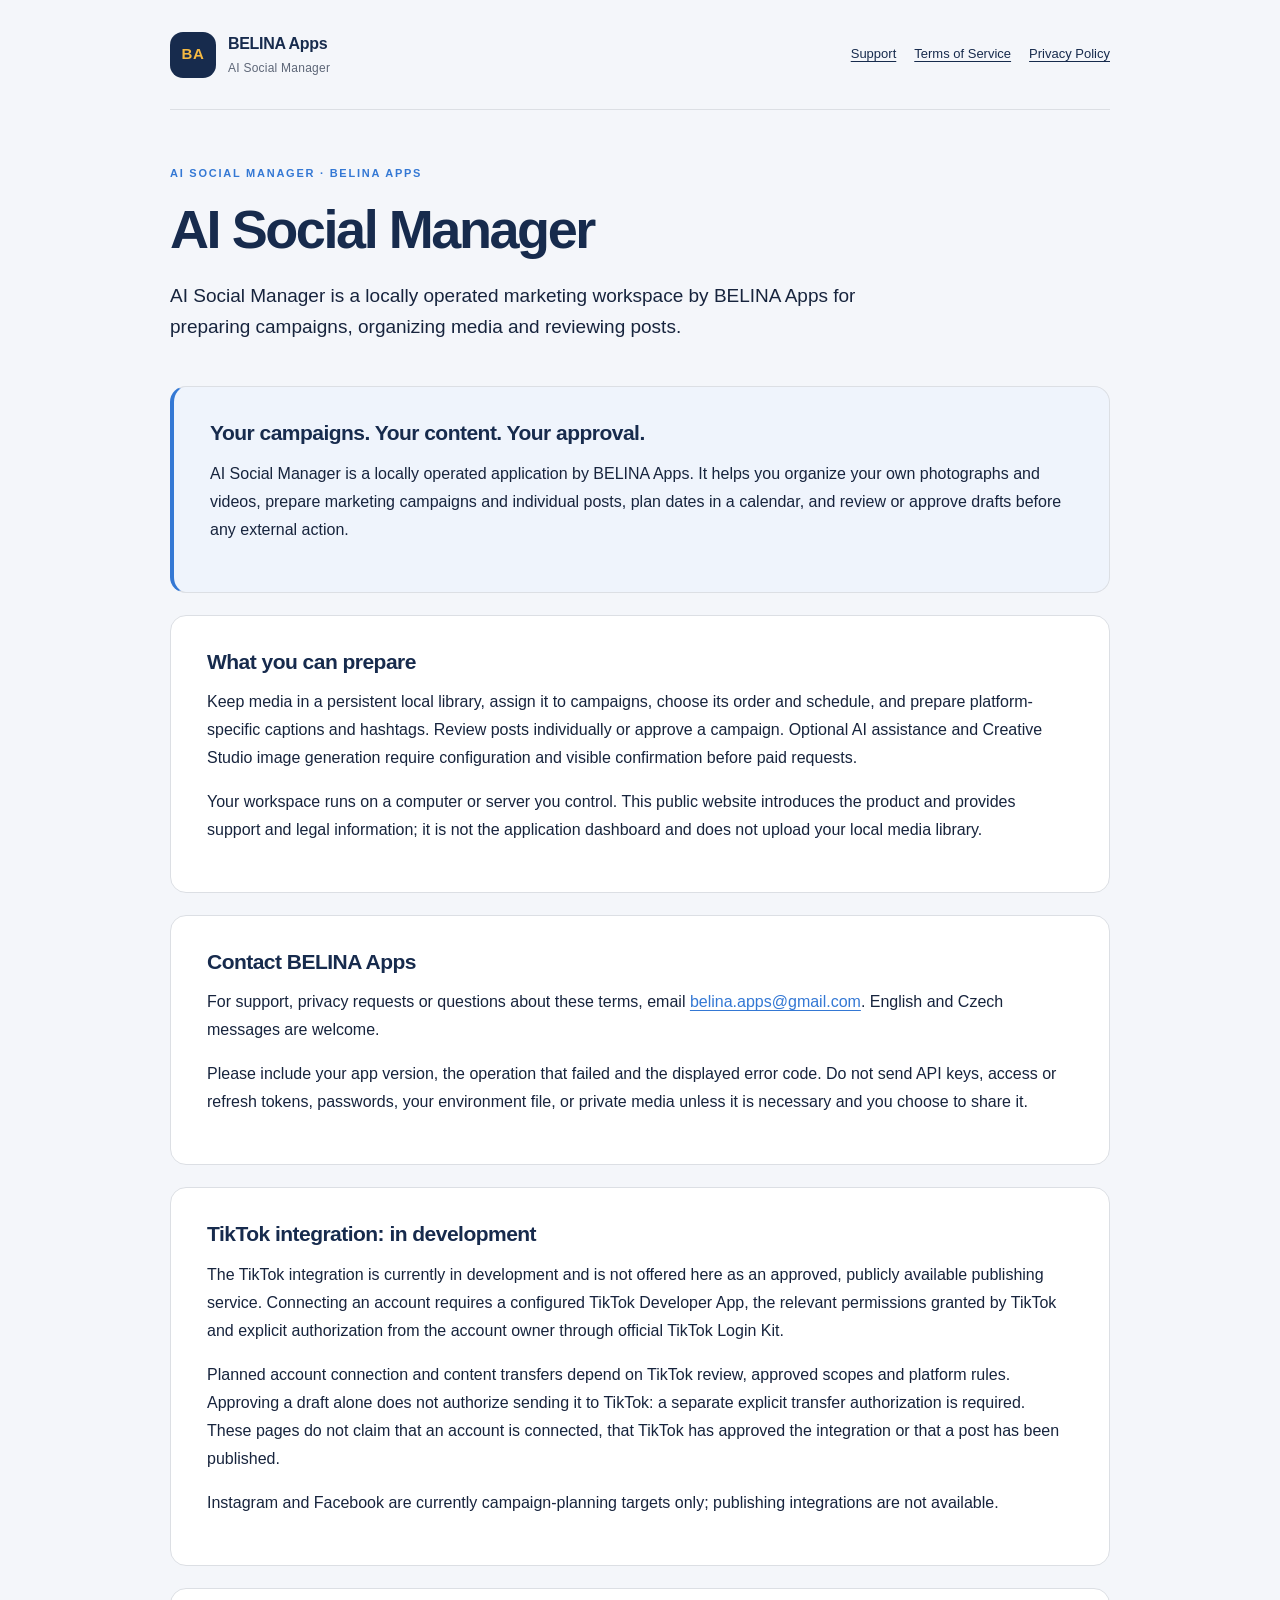
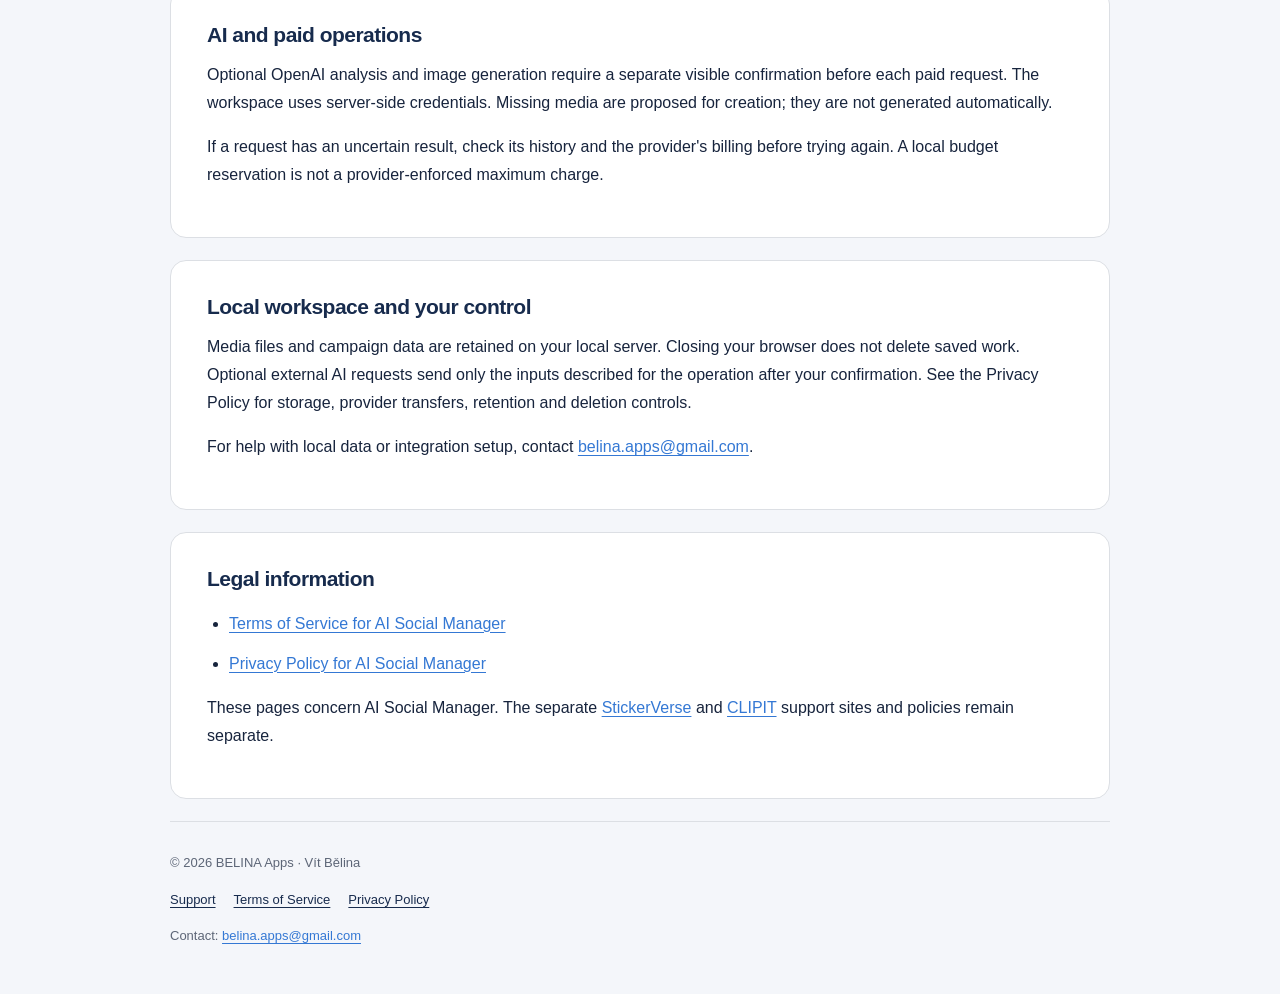
<file: index.html>
<!doctype html>
<html lang="en">
<head>
  <meta charset="utf-8">
  <meta name="viewport" content="width=device-width, initial-scale=1">
  <meta name="description" content="AI Social Manager is a locally operated marketing workspace by BELINA Apps for preparing campaigns, organizing media and reviewing posts.">
  <meta name="theme-color" content="#172B4D">
  <meta name="referrer" content="strict-origin-when-cross-origin">
  <title>AI Social Manager — BELINA Apps</title>
  <link rel="stylesheet" href="styles.css">
</head>
<body>
  <a class="skip" href="#content">Skip to content</a>
  <header class="site-header"><a class="brand" href="./"><span class="brand-mark" aria-hidden="true">BA</span><span>BELINA Apps<small>AI Social Manager</small></span></a><nav aria-label="Main navigation"><a href="./">Support</a><a href="terms.html">Terms of Service</a><a href="privacy.html">Privacy Policy</a></nav></header>
  <main id="content">
    <header class="page-heading"><p class="eyebrow">AI SOCIAL MANAGER · BELINA APPS</p><h1>AI Social Manager</h1><p class="lead">AI Social Manager is a locally operated marketing workspace by BELINA Apps for preparing campaigns, organizing media and reviewing posts.</p></header>
    
<section class="notice" aria-labelledby="control"><h2 id="control">Your campaigns. Your content. Your approval.</h2><p>AI Social Manager is a locally operated application by BELINA Apps. It helps you organize your own photographs and videos, prepare marketing campaigns and individual posts, plan dates in a calendar, and review or approve drafts before any external action.</p></section>
<section class="card"><h2>What you can prepare</h2><p>Keep media in a persistent local library, assign it to campaigns, choose its order and schedule, and prepare platform-specific captions and hashtags. Review posts individually or approve a campaign. Optional AI assistance and Creative Studio image generation require configuration and visible confirmation before paid requests.</p><p>Your workspace runs on a computer or server you control. This public website introduces the product and provides support and legal information; it is not the application dashboard and does not upload your local media library.</p></section>
<section class="card"><h2>Contact BELINA Apps</h2><p>For support, privacy requests or questions about these terms, email <a href="mailto:belina.apps@gmail.com?subject=AI%20Social%20Manager">belina.apps@gmail.com</a>. English and Czech messages are welcome.</p><p>Please include your app version, the operation that failed and the displayed error code. Do not send API keys, access or refresh tokens, passwords, your environment file, or private media unless it is necessary and you choose to share it.</p></section>
<section class="card"><h2>TikTok integration: in development</h2><p>The TikTok integration is currently in development and is not offered here as an approved, publicly available publishing service. Connecting an account requires a configured TikTok Developer App, the relevant permissions granted by TikTok and explicit authorization from the account owner through official TikTok Login Kit.</p><p>Planned account connection and content transfers depend on TikTok review, approved scopes and platform rules. Approving a draft alone does not authorize sending it to TikTok: a separate explicit transfer authorization is required. These pages do not claim that an account is connected, that TikTok has approved the integration or that a post has been published.</p><p>Instagram and Facebook are currently campaign-planning targets only; publishing integrations are not available.</p></section>
<section class="card"><h2>AI and paid operations</h2><p>Optional OpenAI analysis and image generation require a separate visible confirmation before each paid request. The workspace uses server-side credentials. Missing media are proposed for creation; they are not generated automatically.</p><p>If a request has an uncertain result, check its history and the provider's billing before trying again. A local budget reservation is not a provider-enforced maximum charge.</p></section>
<section class="card"><h2>Local workspace and your control</h2><p>Media files and campaign data are retained on your local server. Closing your browser does not delete saved work. Optional external AI requests send only the inputs described for the operation after your confirmation. See the Privacy Policy for storage, provider transfers, retention and deletion controls.</p><p>For help with local data or integration setup, contact <a href="mailto:belina.apps@gmail.com?subject=AI%20Social%20Manager">belina.apps@gmail.com</a>.</p></section>
<section class="card"><h2>Legal information</h2><ul><li><a href="terms.html">Terms of Service for AI Social Manager</a></li><li><a href="privacy.html">Privacy Policy for AI Social Manager</a></li></ul><p>These pages concern AI Social Manager. The separate <a href="https://vitbelina.github.io/stickerverse_support/">StickerVerse</a> and <a href="https://vitbelina.github.io/clipit_support/">CLIPIT</a> support sites and policies remain separate.</p></section>

  </main>
  <footer><p>© 2026 BELINA Apps · Vít Bělina</p><nav aria-label="Main navigation"><a href="./">Support</a><a href="terms.html">Terms of Service</a><a href="privacy.html">Privacy Policy</a></nav><p>Contact: <a href="mailto:belina.apps@gmail.com?subject=AI%20Social%20Manager">belina.apps@gmail.com</a></p></footer>
</body>
</html>
</file>
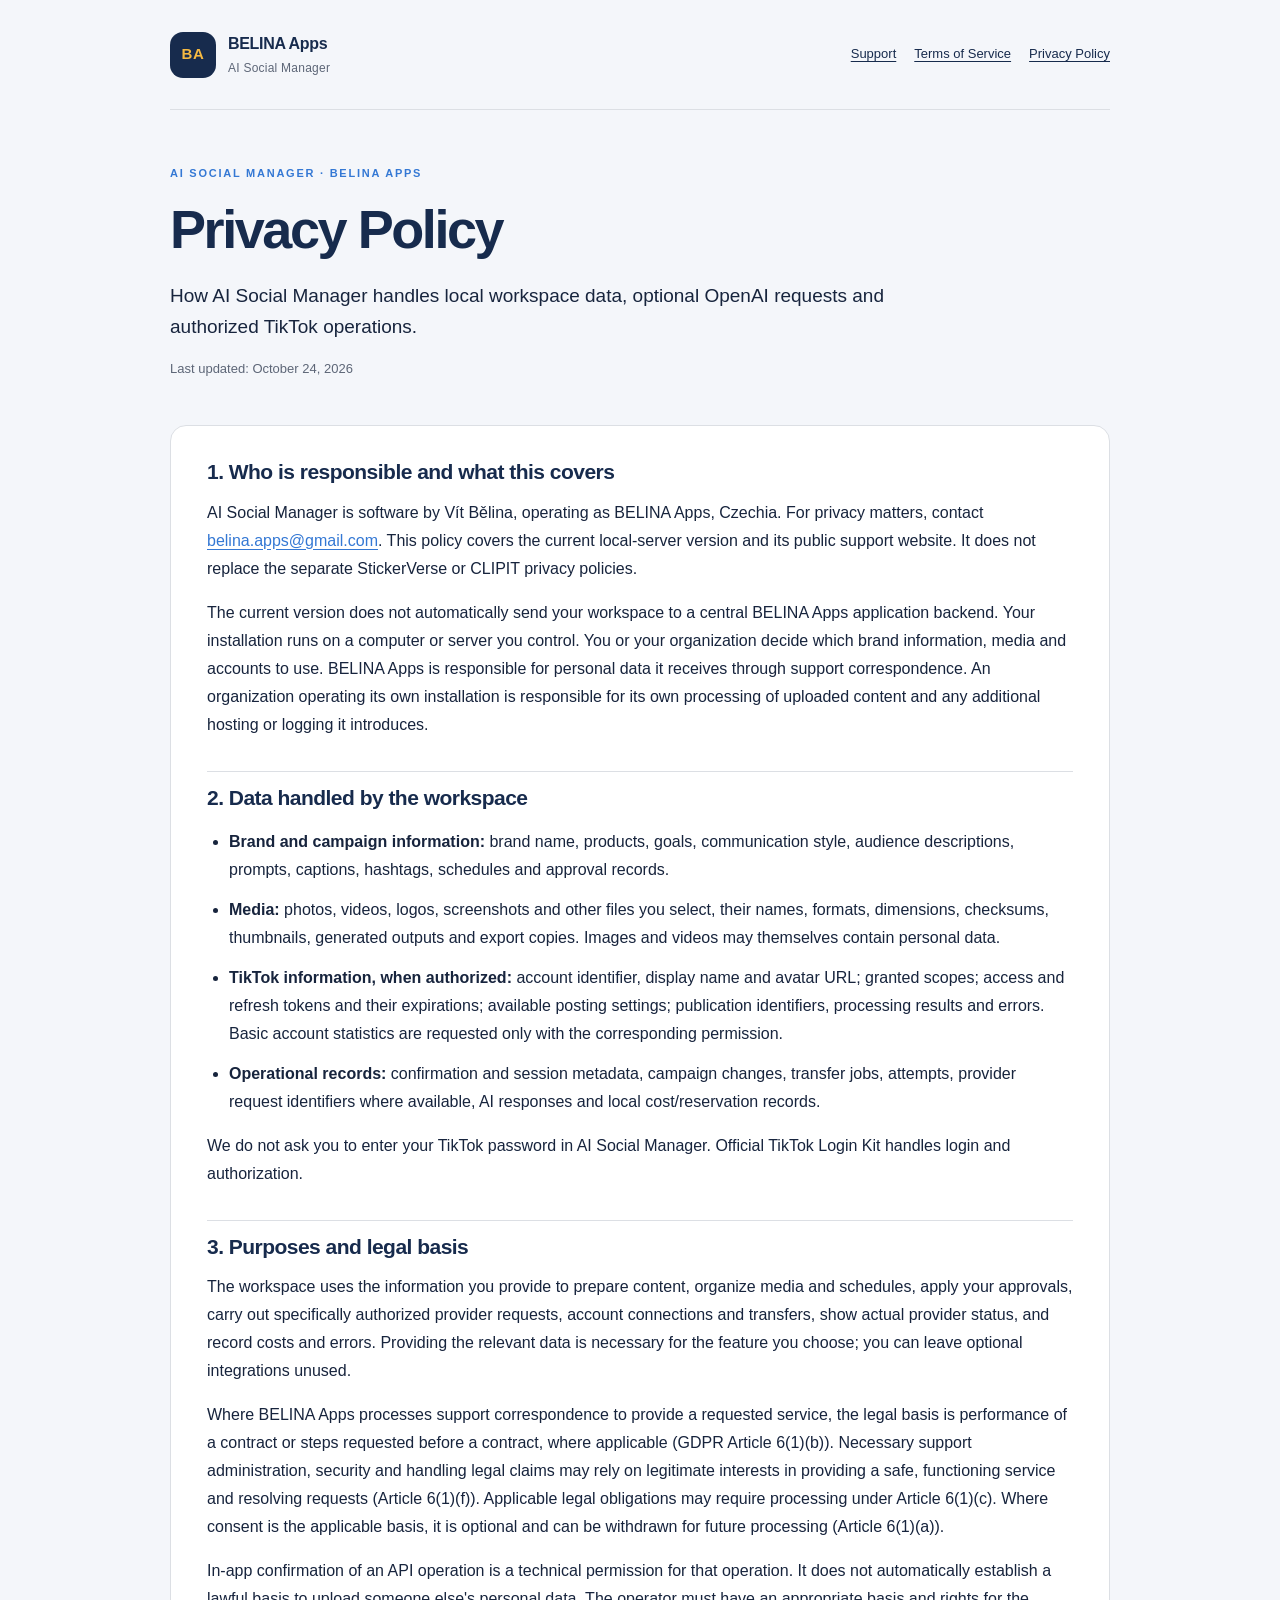
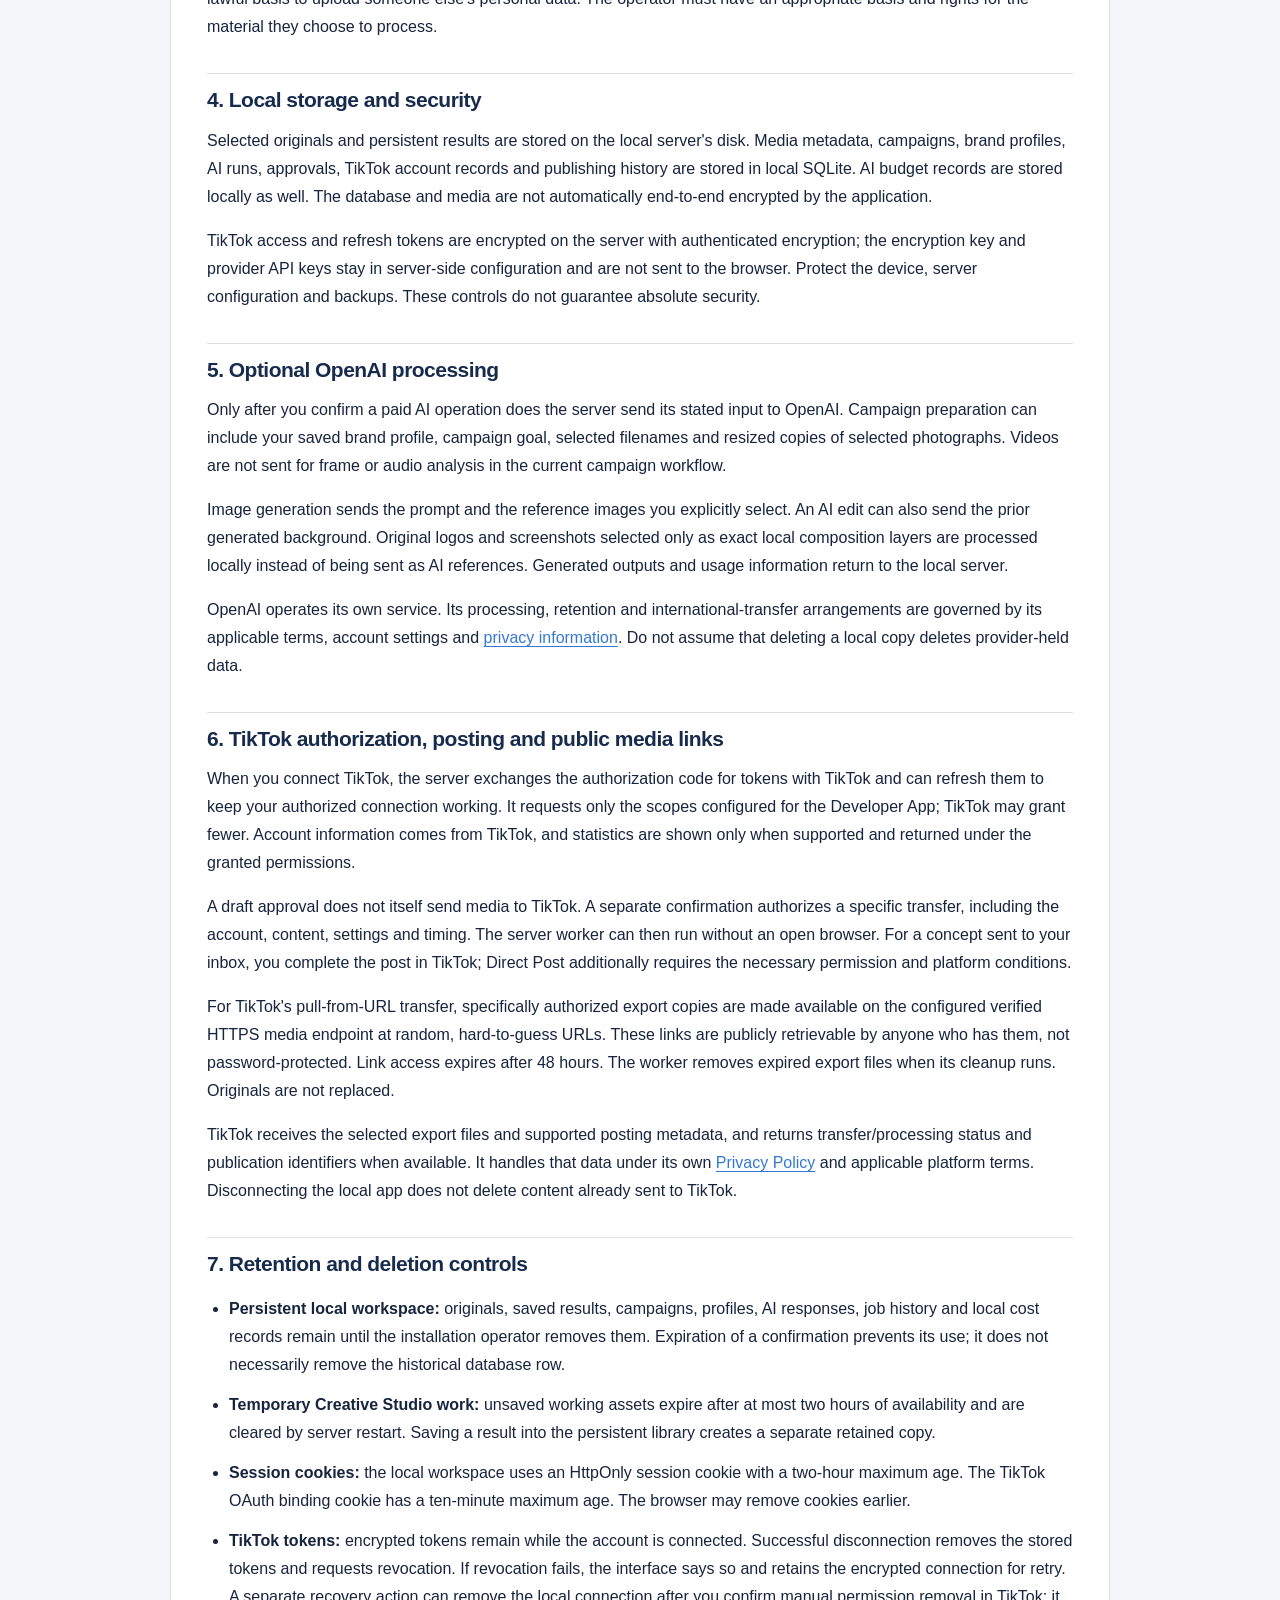
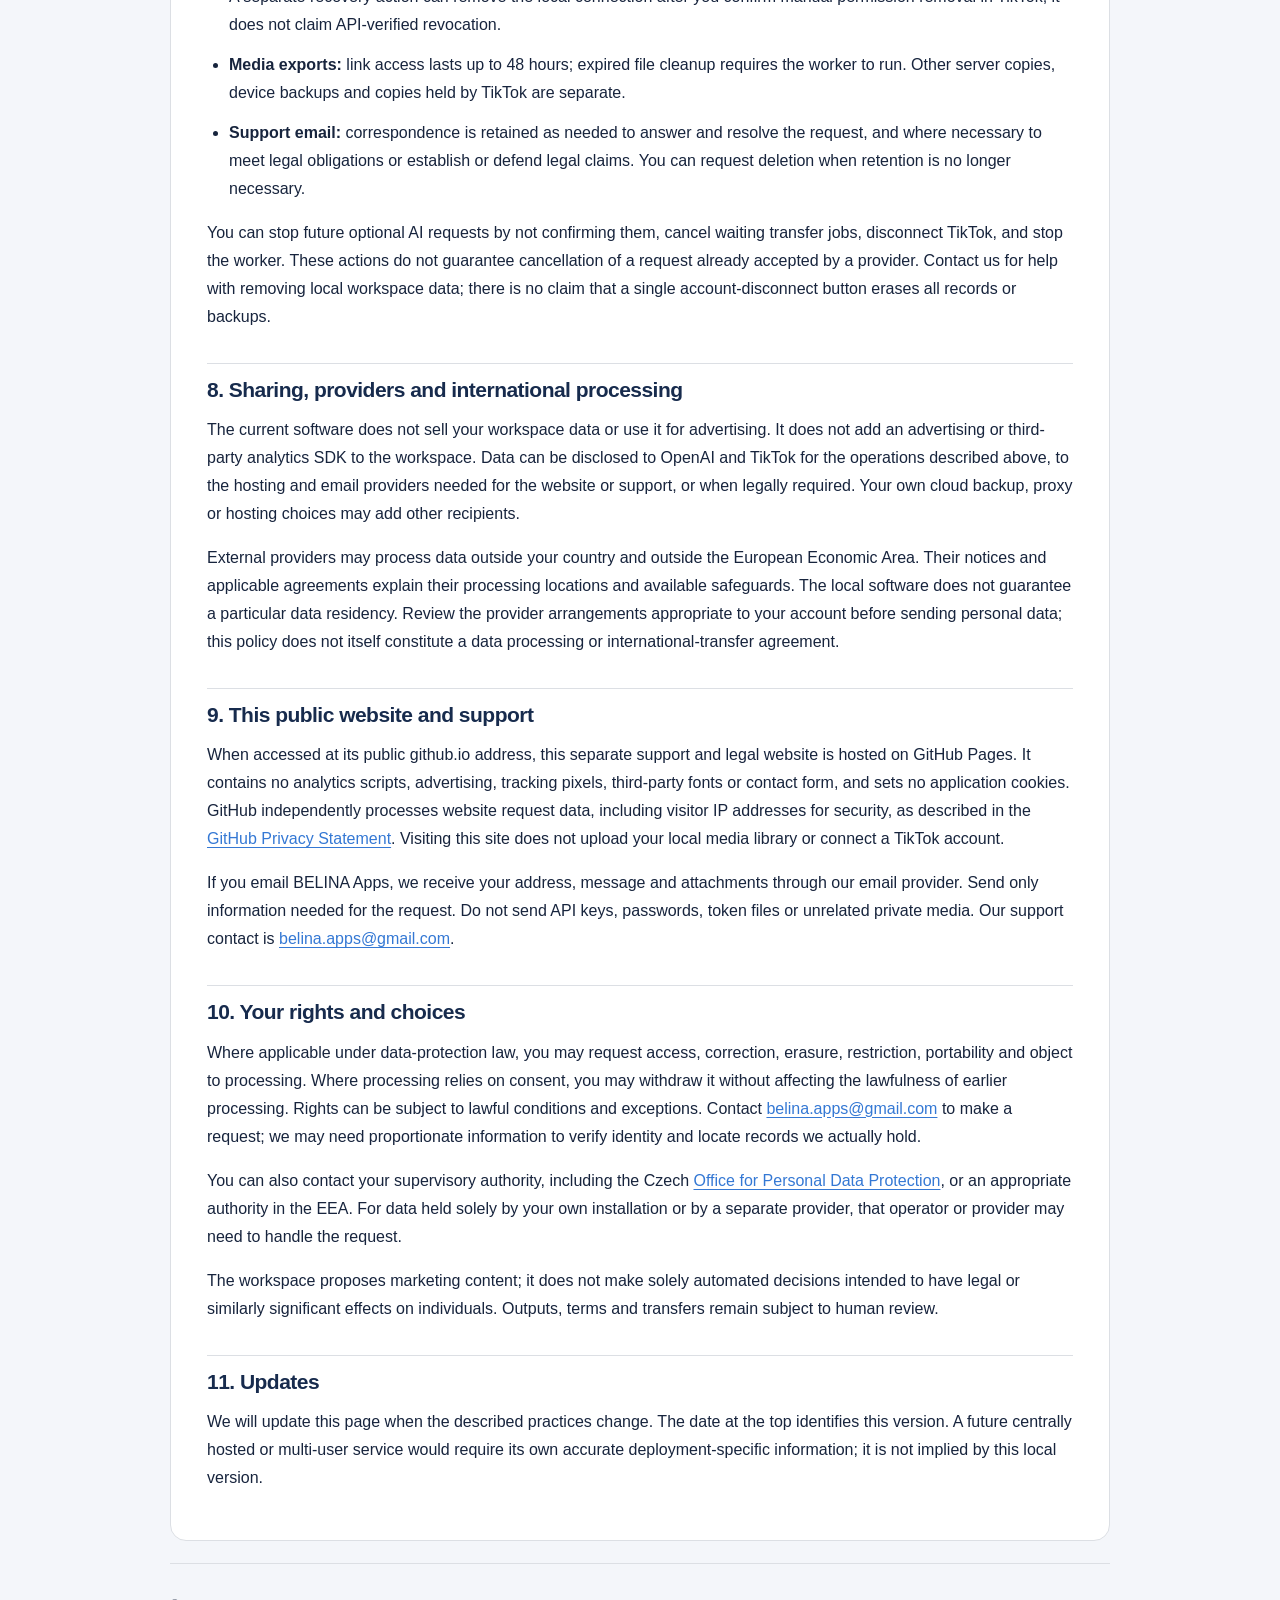
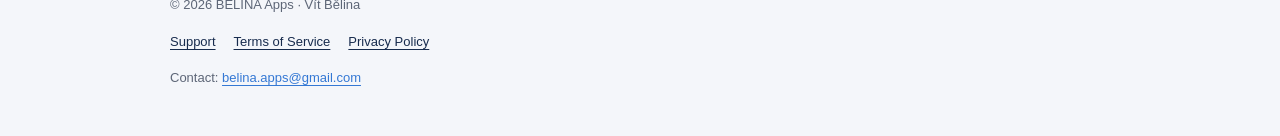
<file: privacy.html>
<!doctype html>
<html lang="en">
<head>
  <meta charset="utf-8">
  <meta name="viewport" content="width=device-width, initial-scale=1">
  <meta name="description" content="How AI Social Manager handles local workspace data, optional OpenAI requests and authorized TikTok operations.">
  <meta name="theme-color" content="#172B4D">
  <meta name="referrer" content="strict-origin-when-cross-origin">
  <title>Privacy Policy | AI Social Manager — BELINA Apps</title>
  <link rel="stylesheet" href="styles.css">
</head>
<body>
  <a class="skip" href="#content">Skip to content</a>
  <header class="site-header"><a class="brand" href="./"><span class="brand-mark" aria-hidden="true">BA</span><span>BELINA Apps<small>AI Social Manager</small></span></a><nav aria-label="Main navigation"><a href="./">Support</a><a href="terms.html">Terms of Service</a><a href="privacy.html">Privacy Policy</a></nav></header>
  <main id="content">
    <header class="page-heading"><p class="eyebrow">AI SOCIAL MANAGER · BELINA APPS</p><h1>Privacy Policy</h1><p class="lead">How AI Social Manager handles local workspace data, optional OpenAI requests and authorized TikTok operations.</p><p class="updated">Last updated: October 24, 2026</p></header>
    
<article class="card prose">
<h2>1. Who is responsible and what this covers</h2><p>AI Social Manager is software by Vít Bělina, operating as BELINA Apps, Czechia. For privacy matters, contact <a href="mailto:belina.apps@gmail.com?subject=AI%20Social%20Manager">belina.apps@gmail.com</a>. This policy covers the current local-server version and its public support website. It does not replace the separate StickerVerse or CLIPIT privacy policies.</p><p>The current version does not automatically send your workspace to a central BELINA Apps application backend. Your installation runs on a computer or server you control. You or your organization decide which brand information, media and accounts to use. BELINA Apps is responsible for personal data it receives through support correspondence. An organization operating its own installation is responsible for its own processing of uploaded content and any additional hosting or logging it introduces.</p>
<h2>2. Data handled by the workspace</h2><ul>
<li><strong>Brand and campaign information:</strong> brand name, products, goals, communication style, audience descriptions, prompts, captions, hashtags, schedules and approval records.</li>
<li><strong>Media:</strong> photos, videos, logos, screenshots and other files you select, their names, formats, dimensions, checksums, thumbnails, generated outputs and export copies. Images and videos may themselves contain personal data.</li>
<li><strong>TikTok information, when authorized:</strong> account identifier, display name and avatar URL; granted scopes; access and refresh tokens and their expirations; available posting settings; publication identifiers, processing results and errors. Basic account statistics are requested only with the corresponding permission.</li>
<li><strong>Operational records:</strong> confirmation and session metadata, campaign changes, transfer jobs, attempts, provider request identifiers where available, AI responses and local cost/reservation records.</li>
</ul><p>We do not ask you to enter your TikTok password in AI Social Manager. Official TikTok Login Kit handles login and authorization.</p>
<h2>3. Purposes and legal basis</h2><p>The workspace uses the information you provide to prepare content, organize media and schedules, apply your approvals, carry out specifically authorized provider requests, account connections and transfers, show actual provider status, and record costs and errors. Providing the relevant data is necessary for the feature you choose; you can leave optional integrations unused.</p><p>Where BELINA Apps processes support correspondence to provide a requested service, the legal basis is performance of a contract or steps requested before a contract, where applicable (GDPR Article 6(1)(b)). Necessary support administration, security and handling legal claims may rely on legitimate interests in providing a safe, functioning service and resolving requests (Article 6(1)(f)). Applicable legal obligations may require processing under Article 6(1)(c). Where consent is the applicable basis, it is optional and can be withdrawn for future processing (Article 6(1)(a)).</p><p>In-app confirmation of an API operation is a technical permission for that operation. It does not automatically establish a lawful basis to upload someone else's personal data. The operator must have an appropriate basis and rights for the material they choose to process.</p>
<h2>4. Local storage and security</h2><p>Selected originals and persistent results are stored on the local server's disk. Media metadata, campaigns, brand profiles, AI runs, approvals, TikTok account records and publishing history are stored in local SQLite. AI budget records are stored locally as well. The database and media are not automatically end-to-end encrypted by the application.</p><p>TikTok access and refresh tokens are encrypted on the server with authenticated encryption; the encryption key and provider API keys stay in server-side configuration and are not sent to the browser. Protect the device, server configuration and backups. These controls do not guarantee absolute security.</p>
<h2>5. Optional OpenAI processing</h2><p>Only after you confirm a paid AI operation does the server send its stated input to OpenAI. Campaign preparation can include your saved brand profile, campaign goal, selected filenames and resized copies of selected photographs. Videos are not sent for frame or audio analysis in the current campaign workflow.</p><p>Image generation sends the prompt and the reference images you explicitly select. An AI edit can also send the prior generated background. Original logos and screenshots selected only as exact local composition layers are processed locally instead of being sent as AI references. Generated outputs and usage information return to the local server.</p><p>OpenAI operates its own service. Its processing, retention and international-transfer arrangements are governed by its applicable terms, account settings and <a href="https://openai.com/policies/privacy-policy/">privacy information</a>. Do not assume that deleting a local copy deletes provider-held data.</p>
<h2>6. TikTok authorization, posting and public media links</h2><p>When you connect TikTok, the server exchanges the authorization code for tokens with TikTok and can refresh them to keep your authorized connection working. It requests only the scopes configured for the Developer App; TikTok may grant fewer. Account information comes from TikTok, and statistics are shown only when supported and returned under the granted permissions.</p><p>A draft approval does not itself send media to TikTok. A separate confirmation authorizes a specific transfer, including the account, content, settings and timing. The server worker can then run without an open browser. For a concept sent to your inbox, you complete the post in TikTok; Direct Post additionally requires the necessary permission and platform conditions.</p><p>For TikTok's pull-from-URL transfer, specifically authorized export copies are made available on the configured verified HTTPS media endpoint at random, hard-to-guess URLs. These links are publicly retrievable by anyone who has them, not password-protected. Link access expires after 48 hours. The worker removes expired export files when its cleanup runs. Originals are not replaced.</p><p>TikTok receives the selected export files and supported posting metadata, and returns transfer/processing status and publication identifiers when available. It handles that data under its own <a href="https://www.tiktok.com/legal/page/eea/privacy-policy/en">Privacy Policy</a> and applicable platform terms. Disconnecting the local app does not delete content already sent to TikTok.</p>
<h2>7. Retention and deletion controls</h2><ul>
<li><strong>Persistent local workspace:</strong> originals, saved results, campaigns, profiles, AI responses, job history and local cost records remain until the installation operator removes them. Expiration of a confirmation prevents its use; it does not necessarily remove the historical database row.</li>
<li><strong>Temporary Creative Studio work:</strong> unsaved working assets expire after at most two hours of availability and are cleared by server restart. Saving a result into the persistent library creates a separate retained copy.</li>
<li><strong>Session cookies:</strong> the local workspace uses an HttpOnly session cookie with a two-hour maximum age. The TikTok OAuth binding cookie has a ten-minute maximum age. The browser may remove cookies earlier.</li>
<li><strong>TikTok tokens:</strong> encrypted tokens remain while the account is connected. Successful disconnection removes the stored tokens and requests revocation. If revocation fails, the interface says so and retains the encrypted connection for retry. A separate recovery action can remove the local connection after you confirm manual permission removal in TikTok; it does not claim API-verified revocation.</li>
<li><strong>Media exports:</strong> link access lasts up to 48 hours; expired file cleanup requires the worker to run. Other server copies, device backups and copies held by TikTok are separate.</li>
<li><strong>Support email:</strong> correspondence is retained as needed to answer and resolve the request, and where necessary to meet legal obligations or establish or defend legal claims. You can request deletion when retention is no longer necessary.</li>
</ul><p>You can stop future optional AI requests by not confirming them, cancel waiting transfer jobs, disconnect TikTok, and stop the worker. These actions do not guarantee cancellation of a request already accepted by a provider. Contact us for help with removing local workspace data; there is no claim that a single account-disconnect button erases all records or backups.</p>
<h2>8. Sharing, providers and international processing</h2><p>The current software does not sell your workspace data or use it for advertising. It does not add an advertising or third-party analytics SDK to the workspace. Data can be disclosed to OpenAI and TikTok for the operations described above, to the hosting and email providers needed for the website or support, or when legally required. Your own cloud backup, proxy or hosting choices may add other recipients.</p><p>External providers may process data outside your country and outside the European Economic Area. Their notices and applicable agreements explain their processing locations and available safeguards. The local software does not guarantee a particular data residency. Review the provider arrangements appropriate to your account before sending personal data; this policy does not itself constitute a data processing or international-transfer agreement.</p>
<h2>9. This public website and support</h2><p>When accessed at its public github.io address, this separate support and legal website is hosted on GitHub Pages. It contains no analytics scripts, advertising, tracking pixels, third-party fonts or contact form, and sets no application cookies. GitHub independently processes website request data, including visitor IP addresses for security, as described in the <a href="https://docs.github.com/en/site-policy/privacy-policies/github-general-privacy-statement">GitHub Privacy Statement</a>. Visiting this site does not upload your local media library or connect a TikTok account.</p><p>If you email BELINA Apps, we receive your address, message and attachments through our email provider. Send only information needed for the request. Do not send API keys, passwords, token files or unrelated private media. Our support contact is <a href="mailto:belina.apps@gmail.com?subject=AI%20Social%20Manager">belina.apps@gmail.com</a>.</p>
<h2>10. Your rights and choices</h2><p>Where applicable under data-protection law, you may request access, correction, erasure, restriction, portability and object to processing. Where processing relies on consent, you may withdraw it without affecting the lawfulness of earlier processing. Rights can be subject to lawful conditions and exceptions. Contact <a href="mailto:belina.apps@gmail.com?subject=AI%20Social%20Manager">belina.apps@gmail.com</a> to make a request; we may need proportionate information to verify identity and locate records we actually hold.</p><p>You can also contact your supervisory authority, including the Czech <a href="https://uoou.gov.cz/">Office for Personal Data Protection</a>, or an appropriate authority in the EEA. For data held solely by your own installation or by a separate provider, that operator or provider may need to handle the request.</p><p>The workspace proposes marketing content; it does not make solely automated decisions intended to have legal or similarly significant effects on individuals. Outputs, terms and transfers remain subject to human review.</p>
<h2>11. Updates</h2><p>We will update this page when the described practices change. The date at the top identifies this version. A future centrally hosted or multi-user service would require its own accurate deployment-specific information; it is not implied by this local version.</p>
</article>

  </main>
  <footer><p>© 2026 BELINA Apps · Vít Bělina</p><nav aria-label="Main navigation"><a href="./">Support</a><a href="terms.html">Terms of Service</a><a href="privacy.html">Privacy Policy</a></nav><p>Contact: <a href="mailto:belina.apps@gmail.com?subject=AI%20Social%20Manager">belina.apps@gmail.com</a></p></footer>
</body>
</html>
</file>
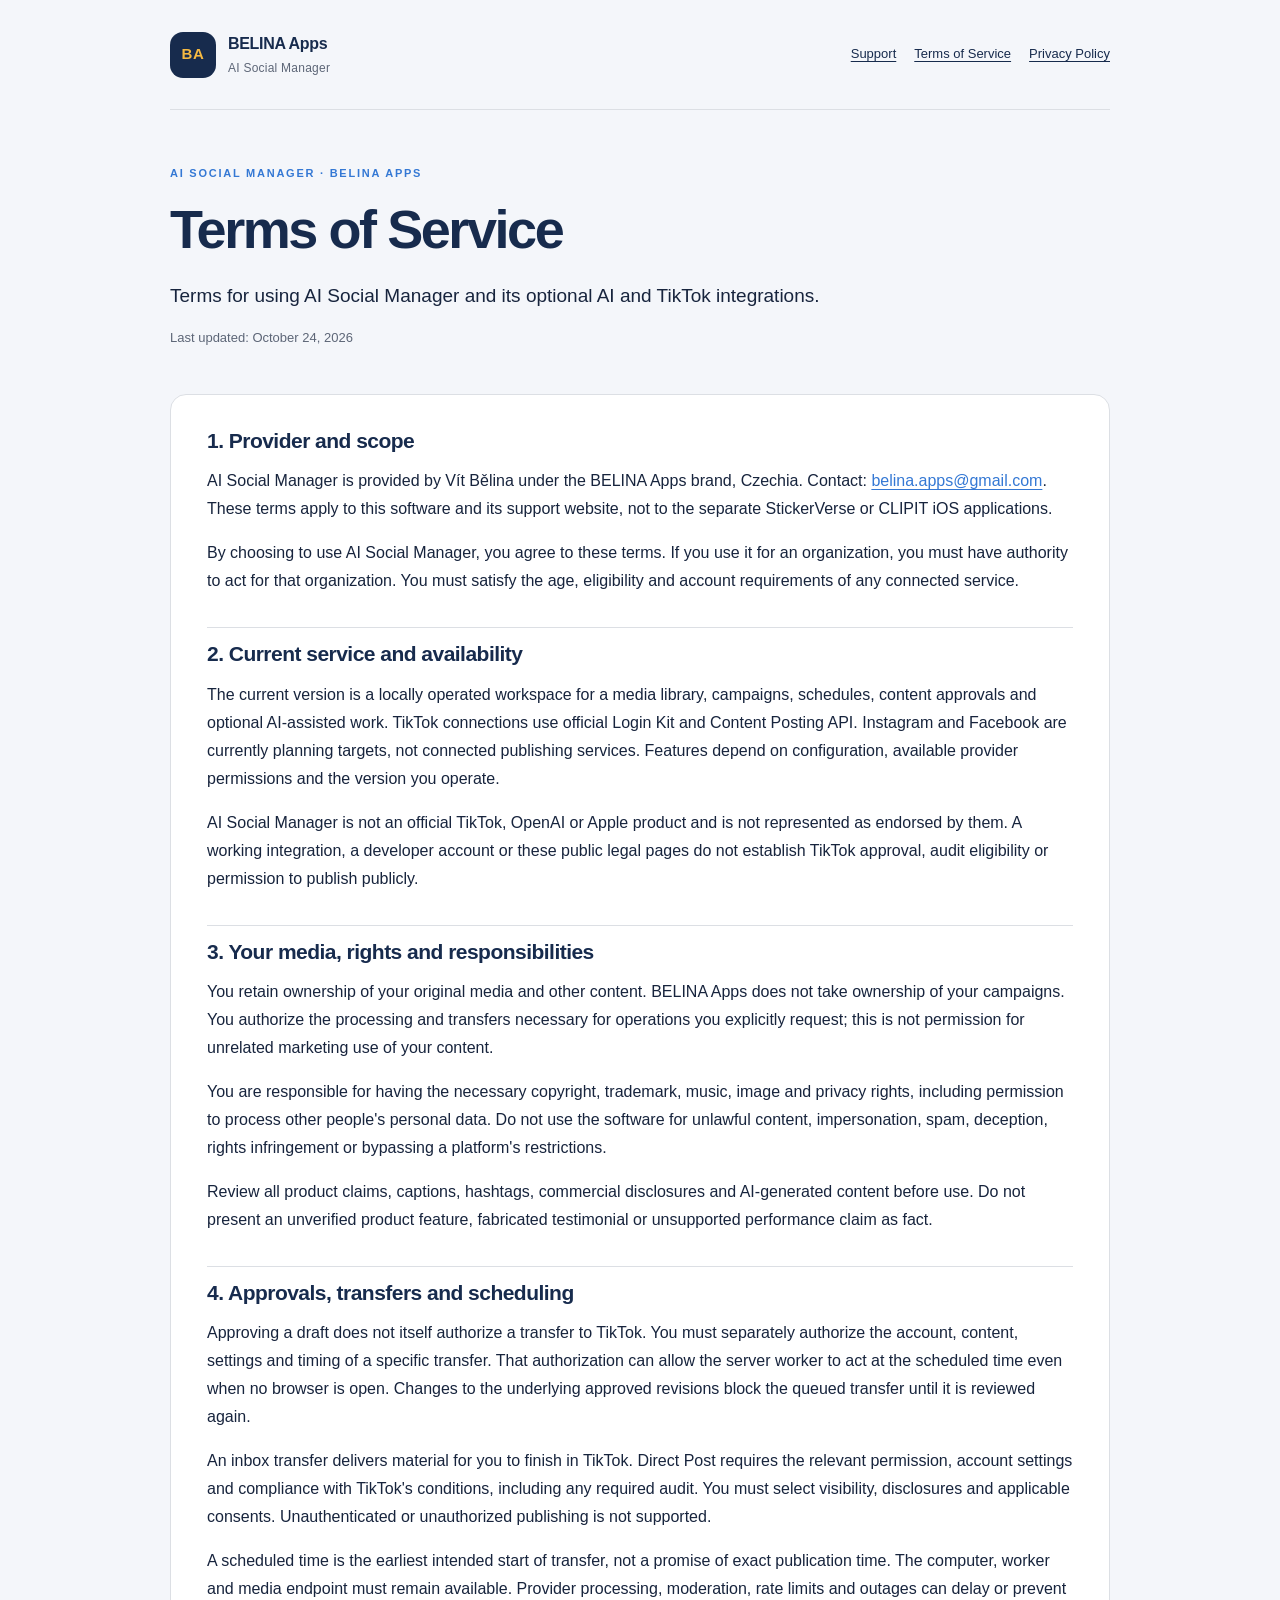
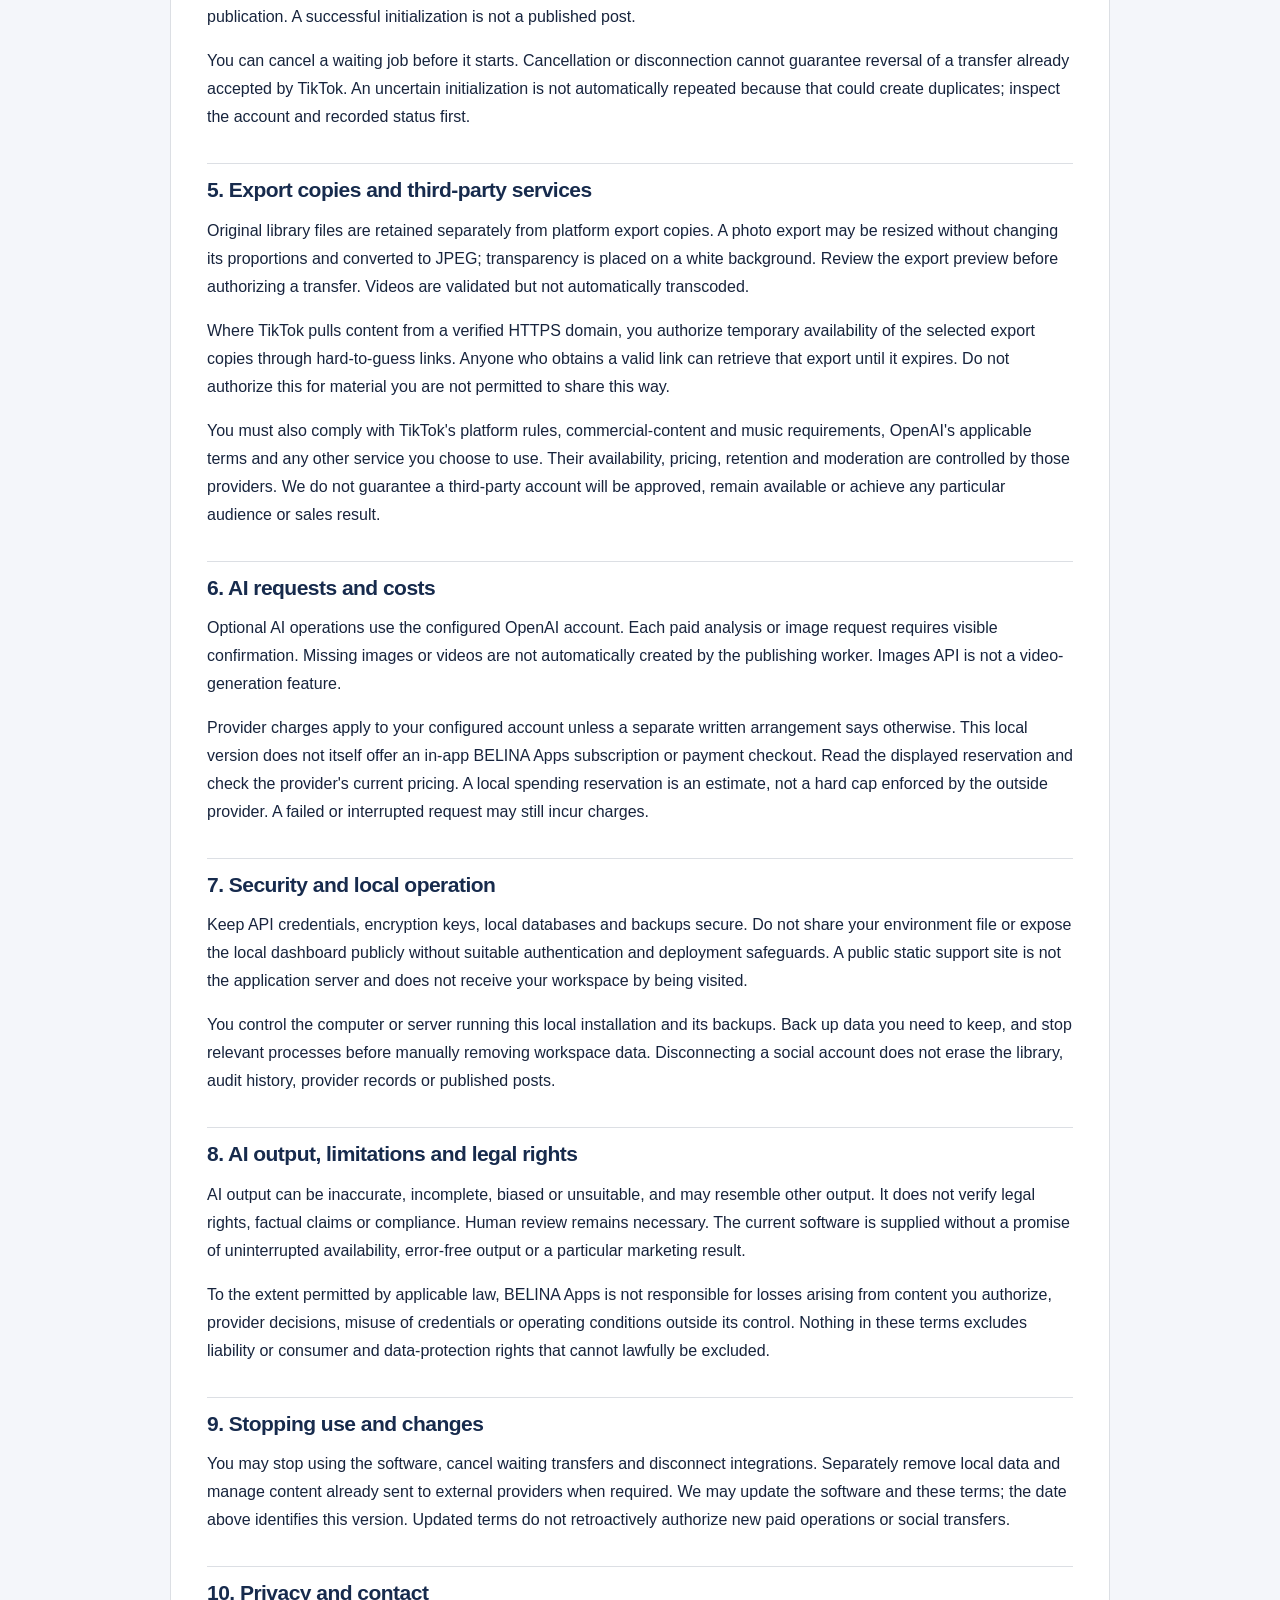
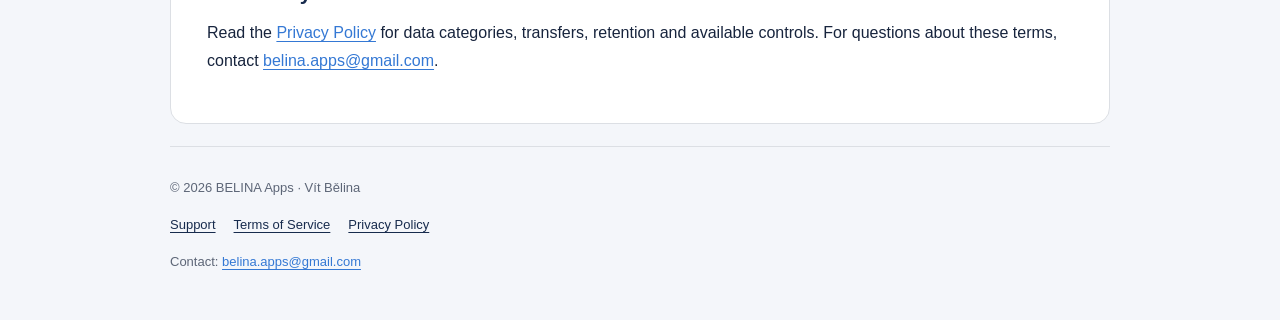
<file: terms.html>
<!doctype html>
<html lang="en">
<head>
  <meta charset="utf-8">
  <meta name="viewport" content="width=device-width, initial-scale=1">
  <meta name="description" content="Terms for using AI Social Manager and its optional AI and TikTok integrations.">
  <meta name="theme-color" content="#172B4D">
  <meta name="referrer" content="strict-origin-when-cross-origin">
  <title>Terms of Service | AI Social Manager — BELINA Apps</title>
  <link rel="stylesheet" href="styles.css">
</head>
<body>
  <a class="skip" href="#content">Skip to content</a>
  <header class="site-header"><a class="brand" href="./"><span class="brand-mark" aria-hidden="true">BA</span><span>BELINA Apps<small>AI Social Manager</small></span></a><nav aria-label="Main navigation"><a href="./">Support</a><a href="terms.html">Terms of Service</a><a href="privacy.html">Privacy Policy</a></nav></header>
  <main id="content">
    <header class="page-heading"><p class="eyebrow">AI SOCIAL MANAGER · BELINA APPS</p><h1>Terms of Service</h1><p class="lead">Terms for using AI Social Manager and its optional AI and TikTok integrations.</p><p class="updated">Last updated: October 24, 2026</p></header>
    
<article class="card prose">
<h2>1. Provider and scope</h2><p>AI Social Manager is provided by Vít Bělina under the BELINA Apps brand, Czechia. Contact: <a href="mailto:belina.apps@gmail.com?subject=AI%20Social%20Manager">belina.apps@gmail.com</a>. These terms apply to this software and its support website, not to the separate StickerVerse or CLIPIT iOS applications.</p><p>By choosing to use AI Social Manager, you agree to these terms. If you use it for an organization, you must have authority to act for that organization. You must satisfy the age, eligibility and account requirements of any connected service.</p>
<h2>2. Current service and availability</h2><p>The current version is a locally operated workspace for a media library, campaigns, schedules, content approvals and optional AI-assisted work. TikTok connections use official Login Kit and Content Posting API. Instagram and Facebook are currently planning targets, not connected publishing services. Features depend on configuration, available provider permissions and the version you operate.</p><p>AI Social Manager is not an official TikTok, OpenAI or Apple product and is not represented as endorsed by them. A working integration, a developer account or these public legal pages do not establish TikTok approval, audit eligibility or permission to publish publicly.</p>
<h2>3. Your media, rights and responsibilities</h2><p>You retain ownership of your original media and other content. BELINA Apps does not take ownership of your campaigns. You authorize the processing and transfers necessary for operations you explicitly request; this is not permission for unrelated marketing use of your content.</p><p>You are responsible for having the necessary copyright, trademark, music, image and privacy rights, including permission to process other people's personal data. Do not use the software for unlawful content, impersonation, spam, deception, rights infringement or bypassing a platform's restrictions.</p><p>Review all product claims, captions, hashtags, commercial disclosures and AI-generated content before use. Do not present an unverified product feature, fabricated testimonial or unsupported performance claim as fact.</p>
<h2>4. Approvals, transfers and scheduling</h2><p>Approving a draft does not itself authorize a transfer to TikTok. You must separately authorize the account, content, settings and timing of a specific transfer. That authorization can allow the server worker to act at the scheduled time even when no browser is open. Changes to the underlying approved revisions block the queued transfer until it is reviewed again.</p><p>An inbox transfer delivers material for you to finish in TikTok. Direct Post requires the relevant permission, account settings and compliance with TikTok's conditions, including any required audit. You must select visibility, disclosures and applicable consents. Unauthenticated or unauthorized publishing is not supported.</p><p>A scheduled time is the earliest intended start of transfer, not a promise of exact publication time. The computer, worker and media endpoint must remain available. Provider processing, moderation, rate limits and outages can delay or prevent publication. A successful initialization is not a published post.</p><p>You can cancel a waiting job before it starts. Cancellation or disconnection cannot guarantee reversal of a transfer already accepted by TikTok. An uncertain initialization is not automatically repeated because that could create duplicates; inspect the account and recorded status first.</p>
<h2>5. Export copies and third-party services</h2><p>Original library files are retained separately from platform export copies. A photo export may be resized without changing its proportions and converted to JPEG; transparency is placed on a white background. Review the export preview before authorizing a transfer. Videos are validated but not automatically transcoded.</p><p>Where TikTok pulls content from a verified HTTPS domain, you authorize temporary availability of the selected export copies through hard-to-guess links. Anyone who obtains a valid link can retrieve that export until it expires. Do not authorize this for material you are not permitted to share this way.</p><p>You must also comply with TikTok's platform rules, commercial-content and music requirements, OpenAI's applicable terms and any other service you choose to use. Their availability, pricing, retention and moderation are controlled by those providers. We do not guarantee a third-party account will be approved, remain available or achieve any particular audience or sales result.</p>
<h2>6. AI requests and costs</h2><p>Optional AI operations use the configured OpenAI account. Each paid analysis or image request requires visible confirmation. Missing images or videos are not automatically created by the publishing worker. Images API is not a video-generation feature.</p><p>Provider charges apply to your configured account unless a separate written arrangement says otherwise. This local version does not itself offer an in-app BELINA Apps subscription or payment checkout. Read the displayed reservation and check the provider's current pricing. A local spending reservation is an estimate, not a hard cap enforced by the outside provider. A failed or interrupted request may still incur charges.</p>
<h2>7. Security and local operation</h2><p>Keep API credentials, encryption keys, local databases and backups secure. Do not share your environment file or expose the local dashboard publicly without suitable authentication and deployment safeguards. A public static support site is not the application server and does not receive your workspace by being visited.</p><p>You control the computer or server running this local installation and its backups. Back up data you need to keep, and stop relevant processes before manually removing workspace data. Disconnecting a social account does not erase the library, audit history, provider records or published posts.</p>
<h2>8. AI output, limitations and legal rights</h2><p>AI output can be inaccurate, incomplete, biased or unsuitable, and may resemble other output. It does not verify legal rights, factual claims or compliance. Human review remains necessary. The current software is supplied without a promise of uninterrupted availability, error-free output or a particular marketing result.</p><p>To the extent permitted by applicable law, BELINA Apps is not responsible for losses arising from content you authorize, provider decisions, misuse of credentials or operating conditions outside its control. Nothing in these terms excludes liability or consumer and data-protection rights that cannot lawfully be excluded.</p>
<h2>9. Stopping use and changes</h2><p>You may stop using the software, cancel waiting transfers and disconnect integrations. Separately remove local data and manage content already sent to external providers when required. We may update the software and these terms; the date above identifies this version. Updated terms do not retroactively authorize new paid operations or social transfers.</p>
<h2>10. Privacy and contact</h2><p>Read the <a href="privacy.html">Privacy Policy</a> for data categories, transfers, retention and available controls. For questions about these terms, contact <a href="mailto:belina.apps@gmail.com?subject=AI%20Social%20Manager">belina.apps@gmail.com</a>.</p>
</article>

  </main>
  <footer><p>© 2026 BELINA Apps · Vít Bělina</p><nav aria-label="Main navigation"><a href="./">Support</a><a href="terms.html">Terms of Service</a><a href="privacy.html">Privacy Policy</a></nav><p>Contact: <a href="mailto:belina.apps@gmail.com?subject=AI%20Social%20Manager">belina.apps@gmail.com</a></p></footer>
</body>
</html>
</file>
<file: styles.css>
:root{color-scheme:light;--navy:#172B4D;--blue:#3478D4;--white:#FFFFFF;--background:#F4F6FA;--accent:#F5B942;--text:#17243D;--muted:color-mix(in srgb,var(--text) 70%,var(--white));--border:color-mix(in srgb,var(--navy) 15%,var(--white));--soft:color-mix(in srgb,var(--blue) 8%,var(--white))}*{box-sizing:border-box}body{margin:0;background:var(--background);color:var(--text);font:16px/1.75 -apple-system,BlinkMacSystemFont,"Segoe UI",sans-serif}a{color:var(--blue);text-underline-offset:.2em;overflow-wrap:anywhere}a:hover{text-decoration-thickness:2px}a:focus-visible{outline:3px solid var(--accent);outline-offset:5px;border-radius:3px}.site-header,main,footer{width:min(940px,calc(100% - 40px));margin-inline:auto}.site-header{display:flex;align-items:center;justify-content:space-between;gap:24px;padding:30px 0;border-bottom:1px solid var(--border)}.brand{display:flex;align-items:center;gap:12px;color:var(--navy);font-weight:750;letter-spacing:-.02em;text-decoration:none}.brand small{display:block;font-size:12px;font-weight:500;letter-spacing:.02em;color:var(--muted)}.brand-mark{display:grid;place-items:center;width:46px;height:46px;border-radius:13px;background:var(--navy);color:var(--accent);font-size:15px;letter-spacing:.04em}nav{display:flex;gap:18px;flex-wrap:wrap;font-size:13px}nav a{color:var(--navy)}.page-heading{padding:54px 0 28px}h1{font-size:clamp(34px,6vw,54px);line-height:1.12;letter-spacing:-.045em;margin:12px 0 20px;color:var(--navy)}h2{font-size:21px;line-height:1.35;margin:32px 0 12px;letter-spacing:-.025em;color:var(--navy)}.card>h2:first-child,.notice>h2:first-child,.prose>h2:first-child{margin-top:0}.eyebrow{font-size:11px;letter-spacing:.16em;font-weight:700;color:var(--blue)}.lead{font-size:19px;line-height:1.65;max-width:720px}.updated{font-size:13px;color:var(--muted)}.card,.notice{background:var(--white);padding:32px 36px;border:1px solid var(--border);border-radius:16px;margin-bottom:22px}.notice{background:var(--soft);border-left:4px solid var(--blue)}p{margin:0 0 16px}.prose{font-size:16px}.prose h2:not(:first-child){padding-top:12px;border-top:1px solid var(--border)}li{margin-bottom:12px}ul{padding-left:22px}footer{border-top:1px solid var(--border);padding:30px 0 40px;color:var(--muted);font-size:13px}footer nav{margin:14px 0}footer p{margin-bottom:6px}.skip{position:absolute;top:-100px;left:20px;background:var(--white);padding:10px;z-index:1}.skip:focus{top:10px}@media(max-width:620px){.site-header{align-items:flex-start;flex-direction:column;gap:18px;padding:22px 0}.page-heading{padding-top:36px}.card,.notice{padding:24px 22px}nav{gap:14px;font-size:12px}.lead{font-size:17px}body{font-size:15px}.prose{font-size:15px}}@media print{body{background:white}.site-header,footer{width:100%}main{width:100%}.card{padding:0;border:0}.page-heading{padding:20px 0}a{color:inherit}}
</file>
